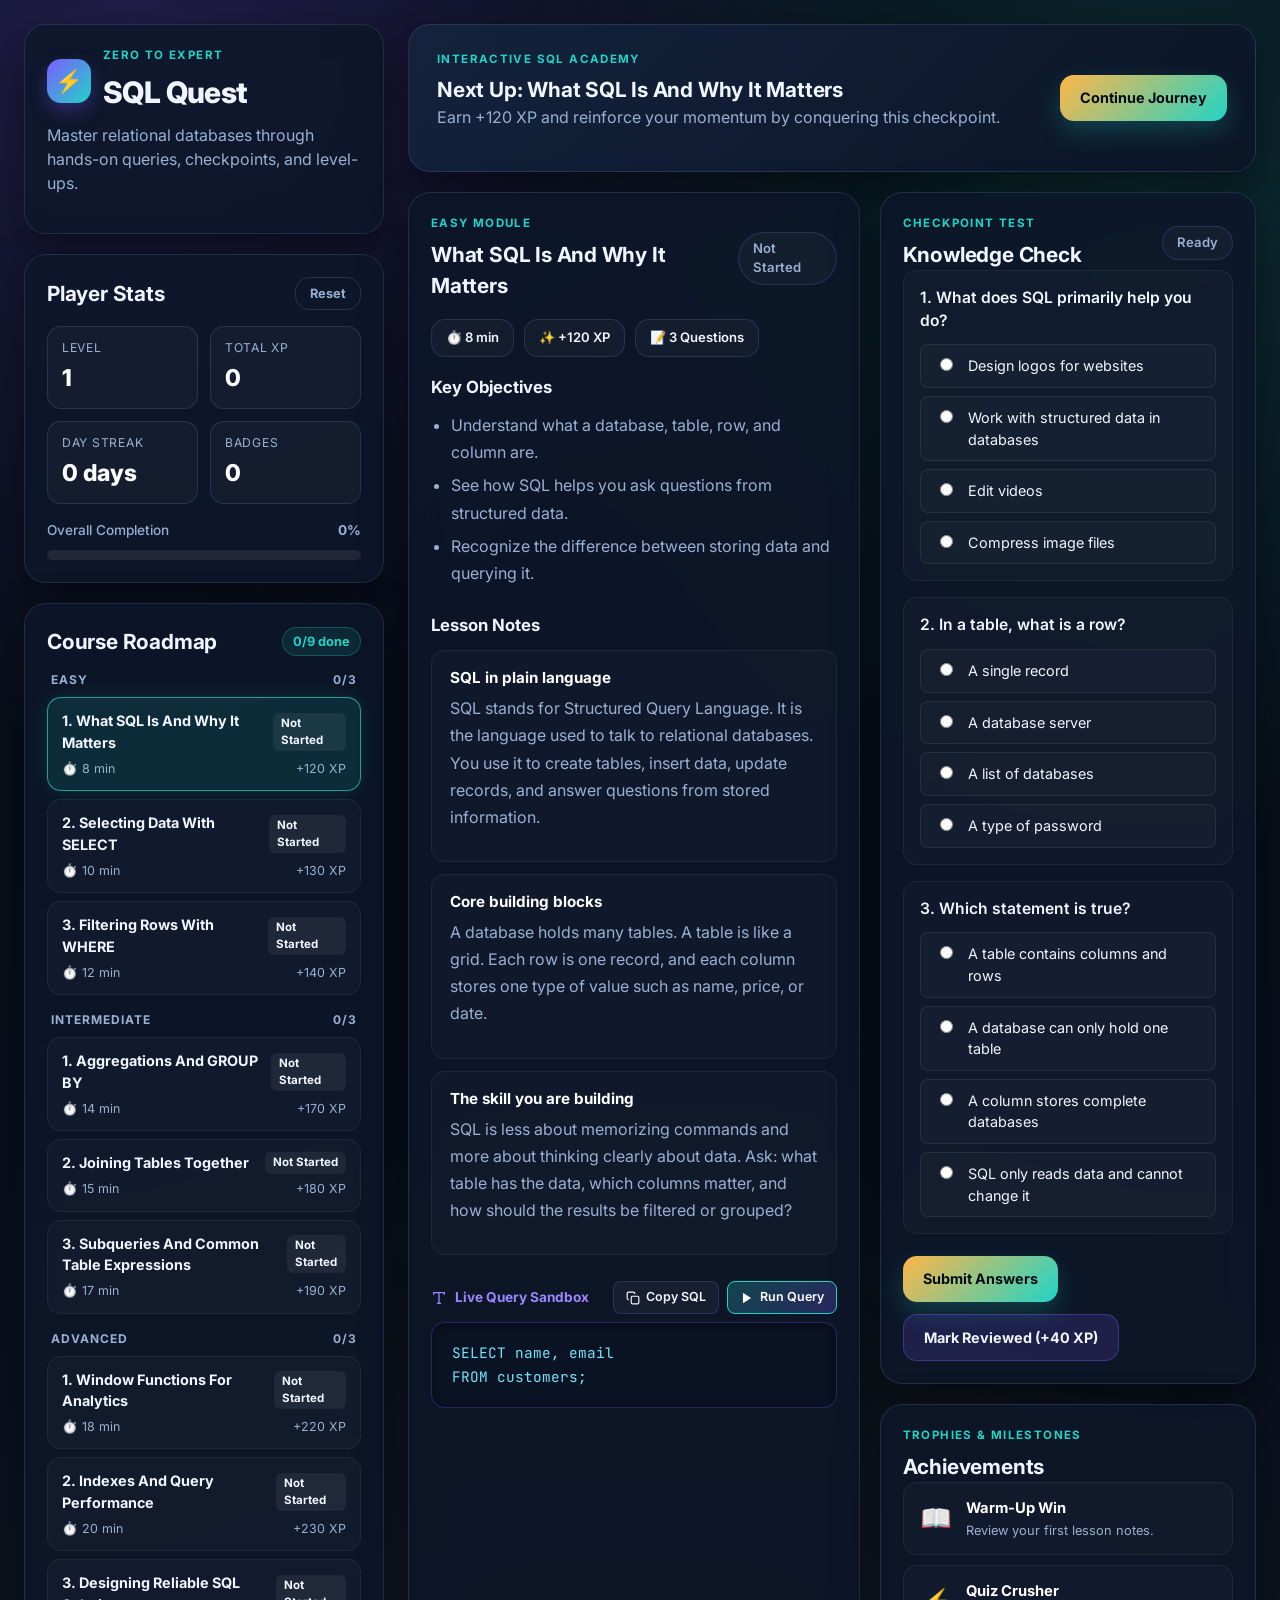
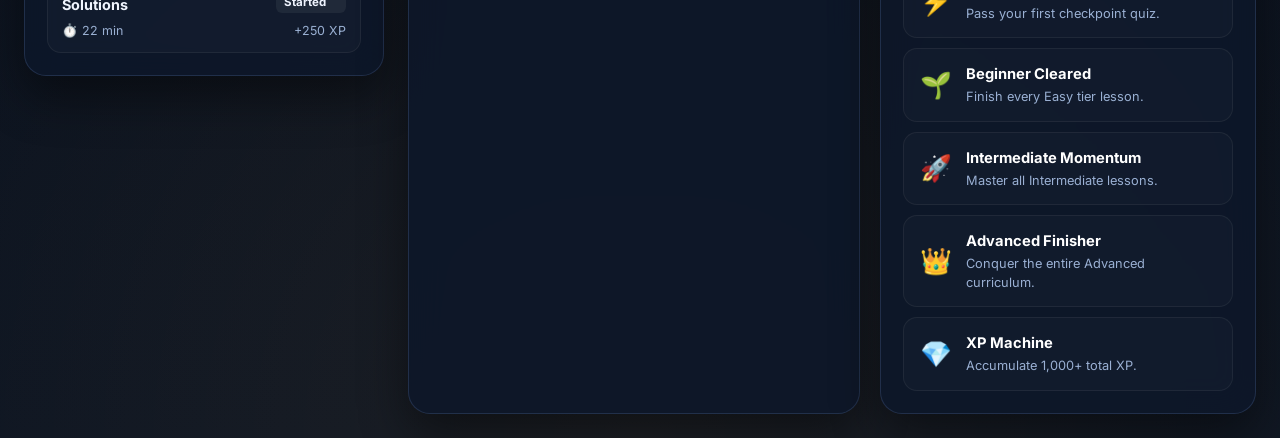
<file: index.html>
<!DOCTYPE html>
<html lang="en">
<head>
  <meta charset="UTF-8">
  <meta name="viewport" content="width=device-width, initial-scale=1.0">
  <title>SQL Quest — Interactive SQL Learning</title>
  <link rel="preconnect" href="https://fonts.googleapis.com">
  <link rel="preconnect" href="https://fonts.gstatic.com" crossorigin>
  <link href="https://fonts.googleapis.com/css2?family=Inter:wght@400;500;600;700;800&family=JetBrains+Mono:wght@400;500;600&display=swap" rel="stylesheet">
  <link rel="stylesheet" href="styles.css">
</head>
<body>
  <div class="app-shell">
    <!-- Sidebar Navigation & Player Stats -->
    <aside class="sidebar">
      <div class="brand-card">
        <div class="brand-header">
          <span class="brand-icon">⚡</span>
          <div>
            <p class="eyebrow">Zero to Expert</p>
            <h1>SQL Quest</h1>
          </div>
        </div>
        <p class="muted">Master relational databases through hands-on queries, checkpoints, and level-ups.</p>
      </div>

      <section class="stats-card">
        <div class="stats-header">
          <h2>Player Stats</h2>
          <button id="reset-progress" class="ghost-button" type="button" title="Reset all course progress">Reset</button>
        </div>

        <div class="stats-grid">
          <div class="stat-pill">
            <span class="stat-label">Level</span>
            <strong id="player-level">1</strong>
          </div>
          <div class="stat-pill">
            <span class="stat-label">Total XP</span>
            <strong id="player-xp">0</strong>
          </div>
          <div class="stat-pill">
            <span class="stat-label">Day Streak</span>
            <strong id="player-streak">0</strong>
          </div>
          <div class="stat-pill">
            <span class="stat-label">Badges</span>
            <strong id="player-badges">0</strong>
          </div>
        </div>

        <div class="progress-meta">
          <div class="progress-copy">
            <span>Overall Completion</span>
            <strong id="course-progress-copy">0%</strong>
          </div>
          <div class="progress-bar">
            <div id="course-progress-bar" class="progress-bar-fill"></div>
          </div>
        </div>
      </section>

      <section class="path-card">
        <div class="section-heading">
          <h2>Course Roadmap</h2>
          <span id="lessons-complete-copy" class="count-badge">0/9 done</span>
        </div>
        <div id="lesson-groups" class="lesson-groups"></div>
      </section>
    </aside>

    <!-- Main Workspace -->
    <main class="main-panel">
      <section class="hero-panel">
        <div>
          <p class="eyebrow">Interactive SQL Academy</p>
          <h2 id="hero-title">Start Your SQL Journey</h2>
          <p id="hero-description" class="muted">
            Finish lessons, ace quizzes, and stack momentum with every milestone.
          </p>
        </div>
        <div class="hero-actions">
          <button id="continue-button" class="primary-button" type="button">Jump To Next Lesson</button>
        </div>
      </section>

      <section class="dashboard-grid">
        <!-- Lesson Theory & SQL Console -->
        <article class="card lesson-card">
          <div class="section-heading">
            <div>
              <p id="lesson-difficulty" class="eyebrow">Beginner</p>
              <h2 id="lesson-title">Lesson Title</h2>
            </div>
            <span id="lesson-status" class="status-chip">Not Started</span>
          </div>

          <div class="lesson-info-row">
            <span id="lesson-duration" class="info-chip">⏱️ 10 min</span>
            <span id="lesson-reward" class="info-chip">✨ +120 XP</span>
            <span id="lesson-goal" class="info-chip">📝 3 questions</span>
          </div>

          <div class="section-block">
            <h3>Key Objectives</h3>
            <ul id="lesson-objectives" class="bulleted-list"></ul>
          </div>

          <div class="section-block">
            <h3>Lesson Notes</h3>
            <div id="lesson-content" class="lesson-content"></div>
          </div>

          <div class="section-block">
            <div class="sql-box-header">
              <div class="sql-box-title">
                <svg width="16" height="16" viewBox="0 0 24 24" fill="none" stroke="currentColor" stroke-width="2"><path d="M4 7V4h16v3M9 20h6M12 4v16"/></svg>
                <span>Live Query Sandbox</span>
              </div>
              <div class="sql-controls">
                <button id="copy-sql-btn" class="sql-action-btn" type="button" title="Copy SQL statement">
                  <svg width="14" height="14" viewBox="0 0 24 24" fill="none" stroke="currentColor" stroke-width="2"><rect x="9" y="9" width="13" height="13" rx="2" ry="2"></rect><path d="M5 15H4a2 2 0 0 1-2-2V4a2 2 0 0 1 2-2h9a2 2 0 0 1 2 2v1"></path></svg>
                  <span>Copy SQL</span>
                </button>
                <button id="run-sql-btn" class="sql-action-btn primary" type="button">
                  <svg width="14" height="14" viewBox="0 0 24 24" fill="currentColor"><polygon points="5 3 19 12 5 21 5 3"></polygon></svg>
                  <span>Run Query</span>
                </button>
              </div>
            </div>

            <pre id="lesson-sql" class="sql-box"></pre>

            <div id="sql-output-container" class="sql-output-container hidden">
              <div class="output-header">
                <span class="output-title">Query Result</span>
                <span id="sql-output-meta" class="output-meta"></span>
              </div>
              <div id="sql-output-table" class="output-table-wrap"></div>
            </div>
          </div>
        </article>

        <!-- Lesson Quiz -->
        <article class="card quiz-card">
          <div class="section-heading">
            <div>
              <p class="eyebrow">Checkpoint Test</p>
              <h2>Knowledge Check</h2>
            </div>
            <span id="quiz-score-pill" class="status-chip faint">Ready</span>
          </div>

          <form id="quiz-form" class="quiz-form">
            <div id="quiz-questions" class="quiz-questions"></div>
            <div class="quiz-actions">
              <button id="submit-quiz" class="primary-button" type="submit">Submit Answers</button>
              <button id="mark-reviewed" class="secondary-button" type="button">Mark Reviewed (+40 XP)</button>
            </div>
          </form>

          <div id="quiz-result" class="quiz-result hidden"></div>
        </article>

        <!-- Achievements -->
        <article class="card achievements-card">
          <div class="section-heading">
            <div>
              <p class="eyebrow">Trophies & Milestones</p>
              <h2>Achievements</h2>
            </div>
          </div>
          <div id="achievement-list" class="achievement-list"></div>
        </article>
      </section>
    </main>
  </div>

  <!-- Toast Notification & Confetti Sparks -->
  <div id="reward-toast" class="reward-toast hidden" aria-live="polite"></div>
  <div id="spark-layer" class="spark-layer" aria-hidden="true"></div>

  <script src="app.js"></script>
</body>
</html>
</file>
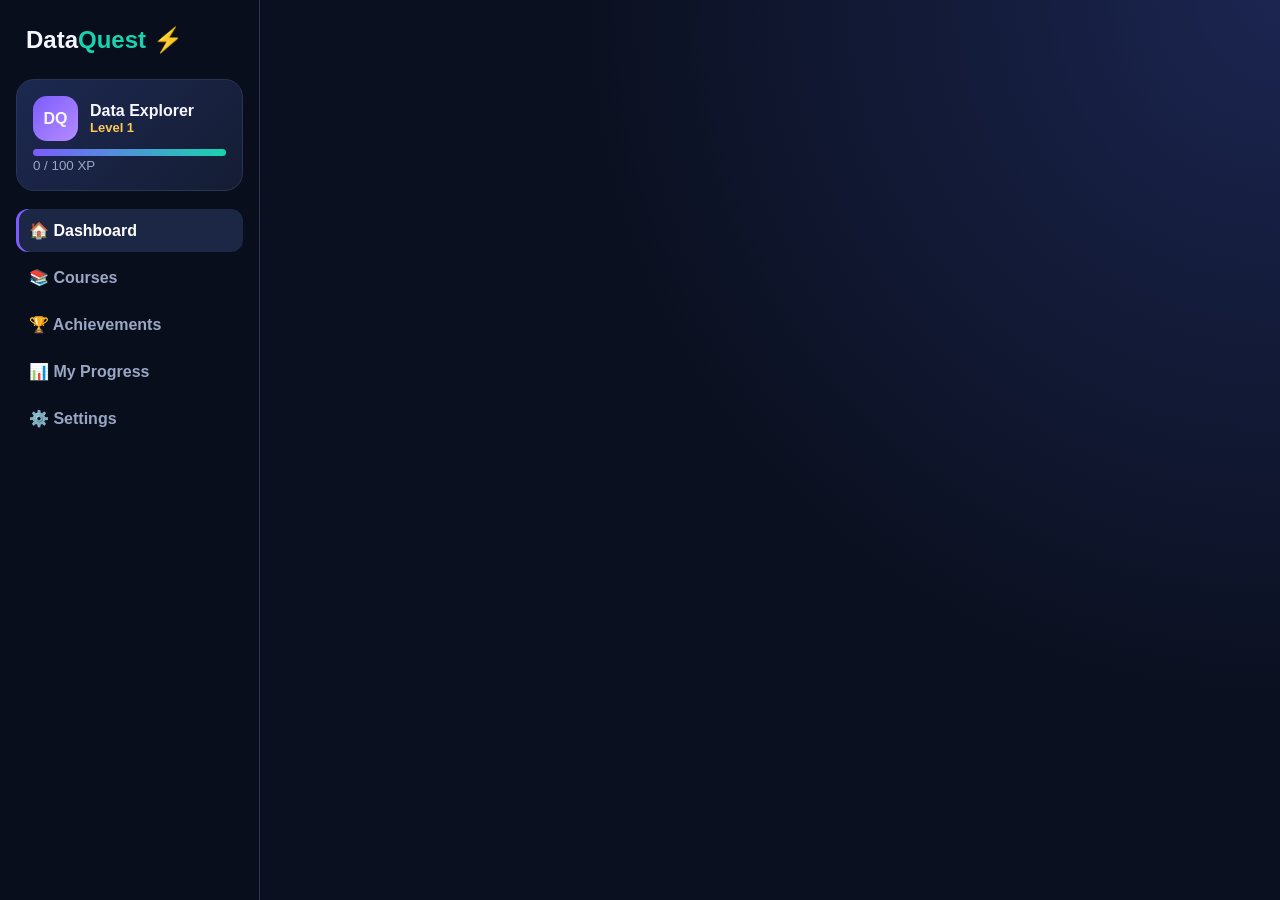
<file: DataQuest.html>
<!DOCTYPE html>
<html lang="en">
<head>
<meta charset="UTF-8">
<meta name="viewport" content="width=device-width, initial-scale=1.0">
<title>DataQuest — Data Analytics Study Lab</title>
<style>
:root{
  --bg:#0b1020;--panel:#121a2f;--panel2:#18223b;--text:#f5f7ff;--muted:#9aa7c4;
  --accent:#7c5cff;--accent2:#19d3ae;--gold:#ffc857;--danger:#ff647c;--line:#283553;
}
*{box-sizing:border-box} body{margin:0;font-family:Inter,Segoe UI,Arial,sans-serif;background:radial-gradient(circle at top right,#1b2550 0,#0b1020 45%);color:var(--text)}
button{font:inherit;cursor:pointer;border:0}.app{display:flex;min-height:100vh}
.sidebar{width:260px;background:rgba(10,15,30,.92);border-right:1px solid var(--line);padding:22px 16px;position:fixed;inset:0 auto 0 0;overflow:auto}
.logo{font-size:24px;font-weight:900;margin:4px 10px 25px}.logo span{color:var(--accent2)}
.profile{background:linear-gradient(135deg,#1c2850,#151d34);padding:16px;border:1px solid var(--line);border-radius:18px;margin-bottom:18px}
.avatar{width:45px;height:45px;border-radius:14px;background:linear-gradient(135deg,var(--accent),#b58cff);display:grid;place-items:center;font-weight:900}
.profile-row{display:flex;gap:12px;align-items:center}.level{font-size:13px;color:var(--gold);font-weight:800}
.xpbar{height:7px;background:#0c1325;border-radius:10px;margin-top:8px;overflow:hidden}.xpfill{height:100%;background:linear-gradient(90deg,var(--accent),var(--accent2));transition:.4s}
.nav button{display:block;width:100%;text-align:left;background:transparent;color:var(--muted);padding:12px 13px;border-radius:12px;margin:4px 0;font-weight:700}
.nav button:hover,.nav button.active{background:#1b2745;color:white}.nav button.active{box-shadow:inset 3px 0 var(--accent)}
.main{margin-left:260px;width:calc(100% - 260px);padding:30px;max-width:1500px}
.top{display:flex;justify-content:space-between;align-items:center;gap:20px;margin-bottom:25px}.eyebrow{color:var(--accent2);font-weight:800;text-transform:uppercase;letter-spacing:1.5px;font-size:12px}
h1{font-size:34px;margin:5px 0} h2{margin:0 0 14px} h3{margin:8px 0}.muted{color:var(--muted)}
.grid{display:grid;grid-template-columns:repeat(4,1fr);gap:15px}.card{background:rgba(18,26,47,.86);border:1px solid var(--line);border-radius:20px;padding:20px;box-shadow:0 12px 30px rgba(0,0,0,.16)}
.stat strong{font-size:29px;display:block}.stat small{color:var(--muted)}.icon{font-size:26px;margin-bottom:10px}
.section{margin-top:26px}.course-grid{display:grid;grid-template-columns:repeat(3,1fr);gap:16px}
.course{position:relative;overflow:hidden;min-height:190px;display:flex;flex-direction:column;justify-content:space-between}
.course:after{content:"";position:absolute;width:120px;height:120px;border-radius:50%;background:var(--course,#7c5cff);opacity:.13;right:-35px;top:-35px}
.course-top{display:flex;justify-content:space-between}.tag{font-size:11px;font-weight:900;padding:5px 9px;border-radius:99px;background:#202c4b;color:#cbd5ef}
.progress{height:8px;background:#0b1223;border-radius:99px;overflow:hidden;margin:12px 0}.progress>i{display:block;height:100%;background:linear-gradient(90deg,var(--course,#7c5cff),#19d3ae);width:0}
.course button,.primary{background:linear-gradient(135deg,var(--accent),#9a72ff);color:white;padding:10px 15px;border-radius:11px;font-weight:800}
.secondary{background:#202b48;color:white;padding:10px 15px;border-radius:11px;font-weight:800}.danger{color:var(--danger)}
.table{width:100%;border-collapse:collapse}.table th,.table td{text-align:left;padding:12px;border-bottom:1px solid var(--line)}.table th{color:var(--muted);font-size:12px}
.lesson-wrap{max-width:900px;margin:auto}.lesson-head{display:flex;justify-content:space-between;align-items:center;margin-bottom:18px}
.lesson-content{line-height:1.75;color:#dce3f5}.lesson-content code{background:#080e1c;padding:2px 6px;border-radius:6px;color:#a9f7e8}.lesson-content pre{background:#080e1c;border:1px solid var(--line);padding:16px;border-radius:14px;overflow:auto}
.quiz-option{display:block;width:100%;padding:14px;margin:10px 0;background:#18233d;border:1px solid var(--line);border-radius:12px;color:white;text-align:left}
.quiz-option:hover{border-color:#6f84c0}.quiz-option.selected{border-color:var(--accent);background:#242f52}.quiz-option.correct{border-color:var(--accent2);background:#123b36}.quiz-option.wrong{border-color:var(--danger);background:#3a1d2a}
.reward{display:flex;align-items:center;gap:18px;padding:18px;background:linear-gradient(135deg,#202b52,#172b34);border:1px solid #365b60;border-radius:18px;margin:18px 0}.reward .big{font-size:48px}
.badges{display:grid;grid-template-columns:repeat(4,1fr);gap:14px}.badge{padding:18px;text-align:center;border-radius:17px;background:#151e35;border:1px solid var(--line);opacity:.4}.badge.unlocked{opacity:1;border-color:#6554bd;background:linear-gradient(145deg,#211d42,#162b37)}.badge .emoji{font-size:38px}
.settings-row{display:flex;justify-content:space-between;align-items:center;padding:16px 0;border-bottom:1px solid var(--line)}
.toast{position:fixed;right:25px;bottom:25px;background:#18253f;border:1px solid #405276;padding:14px 18px;border-radius:14px;box-shadow:0 15px 35px #0008;transform:translateY(120px);transition:.35s;z-index:20}.toast.show{transform:translateY(0)}
.empty{text-align:center;padding:45px;color:var(--muted)}.streak{color:var(--gold)}
@media(max-width:1000px){.grid{grid-template-columns:repeat(2,1fr)}.course-grid{grid-template-columns:repeat(2,1fr)}.badges{grid-template-columns:repeat(2,1fr)}}
@media(max-width:700px){.sidebar{position:static;width:100%;height:auto}.app{display:block}.main{margin:0;width:100%;padding:18px}.nav{display:flex;overflow:auto}.nav button{white-space:nowrap}.profile{display:none}.course-grid,.grid{grid-template-columns:1fr}.top{display:block}.top button{margin-top:12px}}
</style>
</head>
<body>
<div class="app">
<aside class="sidebar">
  <div class="logo">Data<span>Quest</span> ⚡</div>
  <div class="profile">
    <div class="profile-row"><div class="avatar">DQ</div><div><b>Data Explorer</b><div class="level" id="sideLevel">Level 1</div></div></div>
    <div class="xpbar"><div class="xpfill" id="sideXP"></div></div>
    <small class="muted" id="sideXPText">0 / 100 XP</small>
  </div>
  <nav class="nav">
    <button class="active" onclick="showPage('dashboard',this)">🏠 Dashboard</button>
    <button onclick="showPage('courses',this)">📚 Courses</button>
    <button onclick="showPage('achievements',this)">🏆 Achievements</button>
    <button onclick="showPage('stats',this)">📊 My Progress</button>
    <button onclick="showPage('settings',this)">⚙️ Settings</button>
  </nav>
</aside>

<main class="main" id="main"></main>
</div>
<div class="toast" id="toast"></div>

<script>
const courses=[
 {id:'sql',name:'SQL',icon:'🗄️',color:'#4f8cff',desc:'Query, filter, join and analyze relational data.',levels:['Easy','Intermediate','Advanced']},
 {id:'excel',name:'Excel',icon:'📗',color:'#20b87a',desc:'Turn spreadsheets into clean, useful analysis.',levels:['Easy','Intermediate','Advanced']},
 {id:'powerbi',name:'Power BI',icon:'📈',color:'#f3b51b',desc:'Build dashboards, models and interactive reports.',levels:['Easy','Intermediate','Advanced']},
 {id:'python',name:'Python',icon:'🐍',color:'#4c9be8',desc:'Use Python to clean, explore and transform data.',levels:['Easy','Intermediate','Advanced']},
 {id:'stats',name:'Basic Statistics',icon:'📐',color:'#c56cff',desc:'Understand distributions, averages, probability and inference.',levels:['Easy','Intermediate','Advanced']},
 {id:'story',name:'Data Storytelling',icon:'🎤',color:'#ff6b8a',desc:'Communicate insights clearly with evidence and visuals.',levels:['Easy','Intermediate','Advanced']},
 {id:'analysis',name:'Data Analysis',icon:'🔎',color:'#19c6a3',desc:'Combine your skills into a repeatable analyst workflow.',levels:['Easy','Intermediate','Advanced']}
];

const lessons=[
 {id:'sql1',course:'sql',level:'Easy',title:'Your First SELECT',mins:8,xp:30,body:`<p>SQL is a language for asking a database questions. A <b>table</b> is similar to a spreadsheet: it has rows and columns.</p><p>The basic pattern is:</p><pre>SELECT column_name\nFROM table_name;</pre><p>To get every column, use <code>*</code>. To get only rows that match a condition, add <code>WHERE</code>.</p><pre>SELECT name, salary\nFROM employees\nWHERE salary &gt; 30000;</pre><p><b>Analyst mindset:</b> always ask what data you need before writing the query.</p>`,q:[['Which keyword chooses columns?',['SELECT','FROM','WHERE','ORDER'],0],['Which clause filters rows?',['GROUP BY','WHERE','SELECT','JOIN'],1]]},
 {id:'sql2',course:'sql',level:'Easy',title:'Sorting & Filtering',mins:10,xp:35,body:`<p>Use <code>ORDER BY</code> to sort results. <code>ASC</code> is ascending and <code>DESC</code> is descending.</p><pre>SELECT product, sales\nFROM orders\nWHERE sales &gt; 1000\nORDER BY sales DESC;</pre><p>You can combine conditions with <code>AND</code>, <code>OR</code>, and <code>NOT</code>.</p>`,q:[['How do you sort highest to lowest?',['ASC','DESC','HIGH','DOWN'],1],['What filters records?',['ORDER BY','WHERE','FROM','AS'],1]]},
 {id:'sql3',course:'sql',level:'Intermediate',title:'GROUP BY & Aggregations',mins:12,xp:45,body:`<p>Aggregations turn many rows into useful summaries. Common functions are <code>COUNT</code>, <code>SUM</code>, <code>AVG</code>, <code>MIN</code>, and <code>MAX</code>.</p><pre>SELECT department, AVG(salary) AS avg_salary\nFROM employees\nGROUP BY department;</pre><p><code>GROUP BY</code> creates one result row per group.</p>`,q:[['Which function calculates an average?',['SUM','AVG','COUNT','MAX'],1],['Why use GROUP BY?',['Delete duplicates','Create summaries by group','Rename columns','Sort rows'],1]]},
 {id:'sql4',course:'sql',level:'Advanced',title:'JOINs & Business Questions',mins:16,xp:60,body:`<p>Real databases spread information across tables. A <b>JOIN</b> combines related records.</p><pre>SELECT c.customer_name, SUM(o.amount) AS total\nFROM customers c\nJOIN orders o ON c.customer_id = o.customer_id\nGROUP BY c.customer_name;</pre><p>When analyzing data, translate the business question into: <b>grain → tables → relationship → filters → metric → validation</b>.</p>`,q:[['What connects rows in a typical JOIN?',['A related key','A chart','A formula','A worksheet'],0],['What should you define before a metric?',['Font size','Data grain','Color palette','File name'],1]]},

 {id:'excel1',course:'excel',level:'Easy',title:'Formulas & Cell References',mins:9,xp:30,body:`<p>Excel formulas start with <code>=</code>. Basic functions include <code>SUM</code>, <code>AVERAGE</code>, <code>MIN</code>, and <code>MAX</code>.</p><pre>=SUM(B2:B20)\n=AVERAGE(C2:C20)</pre><p><b>Relative</b> references change when copied. <b>Absolute</b> references such as <code>$B$2</code> stay fixed.</p>`,q:[['What symbol starts an Excel formula?',['#','=',':','@'],1],['Which reference stays fixed when copied?',['B2','$B$2','B:B','2B'],1]]},
 {id:'excel2',course:'excel',level:'Easy',title:'Cleaning Spreadsheet Data',mins:10,xp:35,body:`<p>Before analysis, clean inconsistent text, blanks and duplicates. Useful tools include <b>TRIM</b>, <b>PROPER</b>, <b>Remove Duplicates</b>, filters, and tables.</p><pre>=TRIM(A2)</pre><p>A clean dataset should have consistent headers, sensible data types and one observation per row.</p>`,q:[['Which function removes extra spaces?',['CLEAN','TRIM','SPACE','FIX'],1],['What is a good row structure?',['One observation per row','Multiple unrelated records per row','Only totals','Merged cells everywhere'],0]]},
 {id:'excel3',course:'excel',level:'Intermediate',title:'Pivot Tables & Lookups',mins:14,xp:45,body:`<p>PivotTables quickly summarize data by dimensions and measures. Lookups connect information from one table to another.</p><pre>=XLOOKUP(E2,Customers[ID],Customers[Name],"Not found")</pre><p>Use a PivotTable when you want to explore totals by category, month, region or another dimension.</p>`,q:[['What is a PivotTable mainly for?',['Writing code','Summarizing data','Compressing files','Changing fonts'],1],['Which function is a modern lookup?',['XLOOKUP','COUNT','ROUND','TEXTJOIN'],0]]},
 {id:'excel4',course:'excel',level:'Advanced',title:'Analytical Models',mins:18,xp:60,body:`<p>Advanced spreadsheet analysis combines clean tables, assumptions, formulas, validation and scenario thinking. Separate <b>inputs</b>, <b>calculations</b>, and <b>outputs</b>.</p><p>Use conditional logic, structured references, dynamic arrays and charts carefully. A model is useful only if another person can audit it.</p>`,q:[['What should be separated in a good model?',['Inputs, calculations, outputs','Random sheets','Only colors','Charts and errors'],0],['Why validate a model?',['To make it prettier','To catch incorrect assumptions or calculations','To increase file size','To hide formulas'],1]]},

 {id:'powerbi1',course:'powerbi',level:'Easy',title:'Power BI Foundations',mins:10,xp:30,body:`<p>Power BI has three big ideas: <b>Get data</b>, <b>Model data</b>, and <b>Visualize/share insights</b>.</p><p>Power Query is commonly used for data transformation. The model stores relationships and measures used by reports.</p>`,q:[['Where is data transformation commonly done?',['Power Query','Paint','Notepad','BIOS'],0],['What connects related tables?',['Relationships','Themes','Bookmarks','Images'],0]]},
 {id:'powerbi2',course:'powerbi',level:'Intermediate',title:'Data Models & DAX',mins:16,xp:50,body:`<p>A strong Power BI model often uses a star schema: a central <b>fact</b> table surrounded by descriptive <b>dimension</b> tables.</p><pre>Total Sales = SUM(Sales[Amount])</pre><p>DAX measures calculate results in filter context. Understanding context is more important than memorizing functions.</p>`,q:[['What is at the center of a star schema?',['Fact table','Logo','Slicer only','Dashboard title'],0],['What language creates Power BI measures?',['SQL','DAX','HTML','CSS'],1]]},
 {id:'powerbi3',course:'powerbi',level:'Advanced',title:'Interactive Executive Dashboard',mins:20,xp:65,body:`<p>A useful dashboard starts with a decision, not a chart. Choose KPIs that answer the decision, then add breakdowns for diagnosis.</p><p>Use drill-through, tooltips, bookmarks and carefully chosen visuals. Avoid visual noise and duplicated metrics.</p>`,q:[['What should guide dashboard design?',['A decision or question','Maximum number of charts','Random colors','Animation'],0],['What helps users investigate a category in detail?',['Drill-through','Spellcheck','Page margins','File compression'],0]]},

 {id:'python1',course:'python',level:'Easy',title:'Python for Data Basics',mins:10,xp:30,body:`<p>Python stores information in variables. Lists hold sequences, dictionaries hold key-value pairs, and functions package reusable logic.</p><pre>sales = [120, 80, 150]\ntotal = sum(sales)\nprint(total)</pre><p>For data work, learn core Python first, then libraries such as pandas and NumPy.</p>`,q:[['Which structure stores key-value pairs?',['List','Dictionary','Tuple only','String'],1],['Which function adds numbers in a list?',['sum','join','sortby','totalize'],0]]},
 {id:'python2',course:'python',level:'Intermediate',title:'Pandas DataFrames',mins:15,xp:50,body:`<p>Pandas provides the <code>DataFrame</code>, a table-like structure for analysis.</p><pre>import pandas as pd\ndf = pd.read_csv("sales.csv")\ndf.groupby("region")["sales"].sum()</pre><p>Common operations include filtering, grouping, merging, missing-value handling and creating calculated columns.</p>`,q:[['What is a DataFrame?',['A table-like data structure','A database server','A chart only','A Python error'],0],['Which method groups rows?',['groupby','splitrows','pivotcode','cluster'],0]]},
 {id:'python3',course:'python',level:'Advanced',title:'Reusable Analysis Pipeline',mins:20,xp:65,body:`<p>A robust analysis script separates loading, cleaning, validation, transformation and reporting. Functions make the workflow reusable.</p><p>Always inspect row counts, data types, missing values and duplicates after important transformations.</p>`,q:[['What should you inspect after transformations?',['Row counts and data quality','Only the title','Keyboard layout','Screen brightness'],0],['Why use functions?',['Reuse and organize logic','Make code longer','Hide errors','Avoid variables'],0]]},

 {id:'stats1',course:'stats',level:'Easy',title:'Mean, Median & Mode',mins:9,xp:30,body:`<p>The <b>mean</b> is the arithmetic average. The <b>median</b> is the middle value after sorting. The <b>mode</b> is the most frequent value.</p><p>Median is often more resistant to extreme values than mean.</p>`,q:[['Which is more resistant to outliers?',['Median','Mean','Mode always','Sum'],0],['What is the mean?',['Largest value','Arithmetic average','Middle value only','Most frequent value'],1]]},
 {id:'stats2',course:'stats',level:'Easy',title:'Spread & Distributions',mins:11,xp:35,body:`<p>Range, variance and standard deviation describe spread. A distribution shows how values are arranged.</p><p>Standard deviation measures typical distance from the mean in the same units as the data.</p>`,q:[['What does standard deviation describe?',['Spread','Color','Causation','Sample size only'],0],['A histogram mainly shows what?',['Distribution of numeric values','Database keys','Code quality','Relationships between tables'],0]]},
 {id:'stats3',course:'stats',level:'Intermediate',title:'Correlation & Probability',mins:14,xp:45,body:`<p>Correlation describes association between variables. A correlation does <b>not</b> by itself prove causation.</p><p>Probability measures how likely an event is. Always define the population/sample and context before interpreting a statistic.</p>`,q:[['Does correlation prove causation?',['Yes','No','Only with a bar chart','Always'],1],['Probability describes what?',['Likelihood of an event','Font size','Average only','Database size'],0]},
 {id:'stats4',course:'stats',level:'Advanced',title:'Sampling & Hypothesis Tests',mins:18,xp:65,body:`<p>Statistical inference uses samples to learn about populations. Sampling bias can undermine conclusions.</p><p>A hypothesis test compares data with a null-model assumption. A p-value is not the probability that the null hypothesis is true.</p>`,q:[['What can bias a sample?',['A non-representative selection process','A clear definition','Randomization','Enough documentation'],0],['What is a p-value NOT?',['Probability the null is true','A measure used in hypothesis testing','Evidence interpreted under a null model','A calculated statistic'],0]]},

 {id:'story1',course:'story',level:'Easy',title:'Find the One Big Message',mins:8,xp:30,body:`<p>Data storytelling turns analysis into a clear message. Start with the audience and decision.</p><p>A simple structure is <b>Context → Insight → Evidence → Action</b>. Do not make the audience hunt for the point.</p>`,q:[['What comes first in the suggested structure?',['Context','Action','Decorations','Raw code'],0],['Who should shape your story?',['The audience and decision','The chart software','The file size','The database engine'],0]]},
 {id:'story2',course:'story',level:'Intermediate',title:'Choose the Right Chart',mins:12,xp:45,body:`<p>Use charts based on the question. Lines are useful for trends, bars for category comparisons, and scatter plots for relationships between two numeric variables.</p><p>Remove unnecessary decoration so the data signal is easier to see.</p>`,q:[['Which chart is usually useful for a time trend?',['Line chart','Pie chart only','Random scatter','Table border'],0],['What should be reduced?',['Unnecessary visual noise','Data labels when useful','Clear titles','Useful annotations'],0]]},
 {id:'story3',course:'story',level:'Advanced',title:'Executive Narrative',mins:17,xp:60,body:`<p>An executive narrative should connect KPI movement to business meaning, uncertainty and next actions. Distinguish facts from hypotheses.</p><p>Use annotations to point to the important change, then explain possible drivers and what should be investigated next.</p>`,q:[['What should you distinguish?',['Facts and hypotheses','Rows and columns only','Blue and green','Titles and footers'],0],['What should an executive story end with?',['A clear implication or next action','More unexplained charts','Raw database dumps','A hidden conclusion'],0]]},

 {id:'analysis1',course:'analysis',level:'Easy',title:'The Analyst Workflow',mins:10,xp:35,body:`<p>A repeatable workflow is: <b>Understand → Collect → Clean → Explore → Analyze → Communicate → Act</b>.</p><p>The hardest part is often defining the question correctly. A technically perfect analysis can still be useless if it answers the wrong question.</p>`,q:[['What comes before analysis?',['A clear question and clean data','A random chart','A conclusion','A dashboard theme'],0],['Why define the question?',['To ensure the analysis answers the right problem','To make SQL shorter only','To avoid charts','To increase file size'],0]]},
 {id:'analysis2',course:'analysis',level:'Intermediate',title:'EDA: Explore Before You Explain',mins:15,xp:50,body:`<p>Exploratory Data Analysis (EDA) helps you understand distributions, missingness, outliers, relationships and unexpected patterns.</p><p>Use summary statistics and visualizations together. Investigate surprising values before telling a story.</p>`,q:[['What is a key purpose of EDA?',['Discover patterns and data-quality issues','Publish a conclusion immediately','Avoid validation','Hide outliers'],0],['What should you investigate?',['Unexpected patterns and values','Only the average','Only the first row','Nothing surprising'],0]]},
 {id:'analysis3',course:'analysis',level:'Advanced',title:'End-to-End Case Study',mins:22,xp:75,body:`<p>For a portfolio-grade project, document the business question, data source, cleaning decisions, analysis, assumptions, findings and recommendations.</p><p>Reproducibility matters: another person should be able to understand how you reached the result.</p>`,q:[['What makes an analysis reproducible?',['Clear documented steps and assumptions','A screenshot only','A hidden formula','No source information'],0],['What should a recommendation connect to?',['Evidence and the business question','Personal preference only','Chart colors','Unrelated metrics'],0]]}
];

const defaultState={xp:0,streak:0,lastStudy:null,completed:[],quizScores:{},badges:[],dailyXP:0,lastDaily:null};
let state=JSON.parse(localStorage.getItem('dataquest_state')||'null')||defaultState;
function save(){localStorage.setItem('dataquest_state',JSON.stringify(state));updateSide()}
function level(){return Math.floor(state.xp/100)+1}
function levelXP(){return state.xp%100}
function completedCount(){return state.completed.length}
function pct(course){let ls=lessons.filter(x=>x.course===course.id);return Math.round(ls.filter(x=>state.completed.includes(x.id)).length/ls.length*100)}
function updateSide(){document.getElementById('sideLevel').textContent='Level '+level();document.getElementById('sideXP').style.width=levelXP()+'%';document.getElementById('sideXPText').textContent=`${levelXP()} / 100 XP`}
function toast(msg){let t=document.getElementById('toast');t.textContent=msg;t.classList.add('show');setTimeout(()=>t.classList.remove('show'),2600)}
function awardXP(amount,reason){state.xp+=amount;toast(`✨ +${amount} XP — ${reason}`);checkBadges();save()}
function markStudy(){let today=new Date().toISOString().slice(0,10);if(state.lastStudy!==today){if(state.lastStudy){let a=new Date(state.lastStudy),b=new Date(today);let d=(b-a)/86400000;state.streak=d===1?state.streak+1:1}else state.streak=1;state.lastStudy=today;}}
function checkBadges(){
 const b=[];
 if(completedCount()>=1)b.push('first');
 if(completedCount()>=5)b.push('five');
 if(completedCount()>=10)b.push('ten');
 if(completedCount()>=20)b.push('twenty');
 if(courses.every(c=>pct(c)>0))b.push('all');
 if(state.streak>=3)b.push('streak');
 const newB=b.filter(x=>!state.badges.includes(x)); if(newB.length){state.badges.push(...newB);setTimeout(()=>toast('🏆 New badge unlocked!'),300)}
}
function showPage(page,btn){
 document.querySelectorAll('.nav button').forEach(x=>x.classList.remove('active')); if(btn)btn.classList.add('active');
 const main=document.getElementById('main');
 if(page==='dashboard')main.innerHTML=dashboard();
 if(page==='courses')main.innerHTML=coursesPage();
 if(page==='achievements')main.innerHTML=achievements();
 if(page==='stats')main.innerHTML=statsPage();
 if(page==='settings')main.innerHTML=settingsPage();
 updateSide();
}
function dashboard(){
 let total=lessons.length,done=completedCount(),overall=Math.round(done/total*100);
 return `<div class="top"><div><div class="eyebrow">Your analytics learning lab</div><h1>Keep the streak alive. 🔥</h1><p class="muted">Learn → test → earn XP → level up → repeat.</p></div><button class="primary" onclick="continueLearning()">▶ Continue Learning</button></div>
 <div class="grid">
  <div class="card stat"><div class="icon">⚡</div><strong>${state.xp}</strong><small>Total XP</small></div>
  <div class="card stat"><div class="icon">🔥</div><strong class="streak">${state.streak}</strong><small>Day streak</small></div>
  <div class="card stat"><div class="icon">🎯</div><strong>${done}/${total}</strong><small>Lessons completed</small></div>
  <div class="card stat"><div class="icon">🏆</div><strong>${state.badges.length}</strong><small>Badges unlocked</small></div>
 </div>
 <div class="section"><h2>Learning map</h2><div class="course-grid">${courses.map(courseCard).join('')}</div></div>
 <div class="section card"><h2>🎮 Your next milestone</h2><p class="muted">${done===0?'Complete your first lesson to unlock your first badge.':done<5?`${5-done} more lesson${5-done>1?'s':''} until the “5 Lessons” badge.`:overall<100?`${100-overall}% of the curriculum remains. Pick a course and keep going!`:'You completed the entire core curriculum. Legendary. 🏆'}</p><div class="progress"><i style="width:${overall}%"></i></div><b>${overall}% curriculum complete</b></div>`;
}
function courseCard(c){
 let p=pct(c);return `<div class="card course" style="--course:${c.color}"><div><div class="course-top"><span style="font-size:30px">${c.icon}</span><span class="tag">${p}%</span></div><h3>${c.name}</h3><p class="muted">${c.desc}</p></div><div><div class="progress"><i style="width:${p}%"></i></div><button onclick="openCourse('${c.id}')">${p?'Continue':'Start course'} →</button></div></div>`
}
function coursesPage(){return `<div class="top"><div><div class="eyebrow">Curriculum</div><h1>Choose your skill</h1><p class="muted">Each topic progresses from Easy → Intermediate → Advanced.</p></div></div><div class="course-grid">${courses.map(courseCard).join('')}</div>`}
function openCourse(id){
 let c=courses.find(x=>x.id===id),ls=lessons.filter(x=>x.course===id);
 document.getElementById('main').innerHTML=`<div class="top"><div><div class="eyebrow">${c.icon} ${c.name}</div><h1>${c.name} Path</h1><p class="muted">${c.desc}</p></div><button class="secondary" onclick="showPage('courses')">← All courses</button></div>
 <div class="card">${ls.map((l,i)=>`<div class="settings-row"><div><span class="tag">${l.level}</span><h3>${state.completed.includes(l.id)?'✅ ':''}${l.title}</h3><small class="muted">${l.mins} min • +${l.xp} XP • ${l.q.length} question quiz</small></div><button class="${state.completed.includes(l.id)?'secondary':'primary'}" onclick="startLesson('${l.id}')">${state.completed.includes(l.id)?'Review':'Start'} →</button></div>`).join('')}</div>`;
}
let currentLesson=null,answers=[];
function startLesson(id){
 currentLesson=lessons.find(x=>x.id===id);answers=[];renderLesson(false);
}
function renderLesson(quiz){
 let l=currentLesson;
 if(!quiz){document.getElementById('main').innerHTML=`<div class="lesson-wrap"><div class="lesson-head"><div><span class="tag">${l.level}</span><h1>${l.title}</h1><span class="muted">⏱ ${l.mins} min • ⚡ ${l.xp} XP</span></div><button class="secondary" onclick="openCourse('${l.course}')">Exit</button></div><div class="card lesson-content">${l.body}</div><div style="display:flex;justify-content:flex-end;margin-top:16px"><button class="primary" onclick="renderLesson(true)">Take lesson test →</button></div></div>`}
 else {document.getElementById('main').innerHTML=`<div class="lesson-wrap"><div class="lesson-head"><div><div class="eyebrow">Checkpoint</div><h1>🧠 ${l.title} Test</h1><p class="muted">Pass with at least 70%. You can retry if needed.</p></div></div><div class="card">${l.q.map((q,i)=>`<div style="margin-bottom:25px"><h3>${i+1}. ${q[0]}</h3>${q[1].map((o,j)=>`<button class="quiz-option" id="q${i}_${j}" onclick="pick(${i},${j})">${String.fromCharCode(65+j)}. ${o}</button>`).join('')}</div>`).join('')}<button class="primary" onclick="submitQuiz()">Submit test 🚀</button></div></div>`}
}
function pick(i,j){answers[i]=j;document.querySelectorAll(`[id^="q${i}_"]`).forEach(b=>b.classList.remove('selected'));document.getElementById(`q${i}_${j}`).classList.add('selected')}
function submitQuiz(){
 if(answers.length<currentLesson.q.length || answers.some(x=>x===undefined)){toast('⚠️ Answer every question first.');return}
 let correct=0;currentLesson.q.forEach((q,i)=>{if(answers[i]===q[2])correct++;document.getElementById(`q${i}_${q[2]}`).classList.add('correct');if(answers[i]!==q[2])document.getElementById(`q${i}_${answers[i]}`).classList.add('wrong')});
 let score=Math.round(correct/currentLesson.q.length*100);state.quizScores[currentLesson.id]=Math.max(state.quizScores[currentLesson.id]||0,score);markStudy();
 if(score>=70){
   let fresh=!state.completed.includes(currentLesson.id);
   if(fresh){state.completed.push(currentLesson.id);awardXP(currentLesson.xp,'Lesson completed!')}else save();
   document.querySelector('.card').insertAdjacentHTML('afterbegin',`<div class="reward"><div class="big">${score>=90?'🏆':score>=80?'🔥':'✅'}</div><div><h2>${score>=90?'Excellent!':score>=80?'Great work!':'Passed!'}</h2><p class="muted">Score: <b>${score}%</b>. ${fresh?'You earned '+currentLesson.xp+' XP.':'Your previous completion is already counted for XP.'}</p></div></div>`);
   checkBadges();save();
 }else{
   document.querySelector('.card').insertAdjacentHTML('afterbegin',`<div class="reward"><div class="big">💪</div><div><h2>Not quite yet</h2><p class="muted">Score: <b>${score}%</b>. Review the lesson and try again.</p></div></div>`);
 }
 window.scrollTo({top:0,behavior:'smooth'});
}
function continueLearning(){
 let next=lessons.find(l=>!state.completed.includes(l.id))||lessons[0];startLesson(next.id)
}
function achievements(){
 const bs=[
  ['first','🌱','First Step','Complete 1 lesson'],
  ['five','🔥','Getting Serious','Complete 5 lessons'],
  ['ten','⚡','Momentum','Complete 10 lessons'],
  ['twenty','🚀','Data Grinder','Complete 20 lessons'],
  ['all','🧠','Full Stack Analyst','Touch every subject'],
  ['streak','🔥','Consistency','Maintain a 3-day streak']
 ];
 return `<div class="top"><div><div class="eyebrow">Rewards</div><h1>Achievements 🏆</h1><p class="muted">Small wins compound into real skill.</p></div></div><div class="badges">${bs.map(b=>`<div class="badge ${state.badges.includes(b[0])?'unlocked':''}"><div class="emoji">${b[1]}</div><h3>${b[2]}</h3><small class="muted">${b[3]}</small></div>`).join('')}</div><div class="section card"><h2>🎮 Gamification rules</h2><p class="muted">Complete lessons to earn XP. Pass each checkpoint at 70%+. Your best quiz score is saved. XP raises your level every 100 points. Progress is saved automatically in this browser.</p></div>`;
}
function statsPage(){
 return `<div class="top"><div><div class="eyebrow">Analytics on your learning</div><h1>My Progress 📊</h1><p class="muted">Treat your learning like a dataset.</p></div></div>
 <div class="grid"><div class="card stat"><strong>Level ${level()}</strong><small>${levelXP()} XP into next level</small></div><div class="card stat"><strong>${completedCount()}</strong><small>Lessons passed</small></div><div class="card stat"><strong>${state.streak} 🔥</strong><small>Current streak</small></div><div class="card stat"><strong>${Object.keys(state.quizScores).length}</strong><small>Tests attempted</small></div></div>
 <div class="section card"><h2>Course completion</h2><table class="table"><tr><th>Course</th><th>Level</th><th>Progress</th><th>Status</th></tr>${courses.map(c=>{let p=pct(c),done=lessons.filter(l=>l.course===c.id&&state.completed.includes(l.id)).length;return `<tr><td>${c.icon} ${c.name}</td><td>${done<2?'Easy':done<3?'Intermediate':'Advanced'}</td><td><div class="progress"><i style="width:${p}%"></i></div></td><td>${p===100?'🏆 Complete':p+'%'}</td></tr>`}).join('')}</table></div>
 <div class="section card"><h2>Quiz performance</h2><table class="table"><tr><th>Lesson</th><th>Best score</th></tr>${Object.entries(state.quizScores).map(([id,s])=>`<tr><td>${lessons.find(l=>l.id===id)?.title||id}</td><td>${s}%</td></tr>`).join('')||'<tr><td colspan="2" class="muted">No tests attempted yet.</td></tr>'}</table></div>`;
}
function settingsPage(){
 return `<div class="top"><div><div class="eyebrow">Control center</div><h1>Settings ⚙️</h1><p class="muted">Your progress is stored locally in your browser.</p></div></div>
 <div class="card"><div class="settings-row"><div><b>Saved progress</b><p class="muted">XP, completions, quiz scores, streak and badges are saved automatically.</p></div><span>💾</span></div>
 <div class="settings-row"><div><b>Export progress</b><p class="muted">Download a JSON backup of your progress.</p></div><button class="secondary" onclick="exportData()">Export</button></div>
 <div class="settings-row"><div><b>Import progress</b><p class="muted">Restore a previously exported JSON file.</p></div><button class="secondary" onclick="document.getElementById('importFile').click()">Import</button></div>
 <div class="settings-row"><div><b class="danger">Reset all progress</b><p class="muted">This cannot be undone unless you have an export backup.</p></div><button class="secondary" onclick="resetData()">Reset</button></div></div>
 <input type="file" id="importFile" accept=".json" style="display:none" onchange="importData(event)">`;
}
function exportData(){
 let blob=new Blob([JSON.stringify(state,null,2)],{type:'application/json'}),a=document.createElement('a');a.href=URL.createObjectURL(blob);a.download='dataquest-progress.json';a.click();URL.revokeObjectURL(a.href);toast('💾 Progress exported')}
function importData(e){let f=e.target.files[0];if(!f)return;let r=new FileReader();r.onload=()=>{try{let x=JSON.parse(r.result);if(!Array.isArray(x.completed)||typeof x.xp!=='number')throw Error();state={...defaultState,...x};save();showPage('dashboard');toast('✅ Progress imported')}catch{toast('❌ Invalid progress file')}};r.readAsText(f)}
function resetData(){if(confirm('Reset ALL DataQuest progress?')){state={...defaultState};save();showPage('dashboard');toast('Progress reset')}}
showPage('dashboard');updateSide();
</script>
</body>
</html>
</file>
<file: styles.css>
:root {
  --bg: #070d18;
  --bg-card: rgba(13, 23, 41, 0.88);
  --bg-card-strong: #0a1324;
  --border: rgba(140, 176, 255, 0.16);
  --border-focus: rgba(124, 92, 255, 0.5);
  --text: #f0f5ff;
  --muted: #9ab0d3;
  --accent: #7c5cff;
  --accent-light: #9d85ff;
  --accent-2: #21d4c7;
  --accent-3: #ffb648;
  --success: #36d98a;
  --success-bg: rgba(54, 217, 138, 0.12);
  --danger: #ff6b87;
  --danger-bg: rgba(255, 107, 135, 0.12);
  --shadow: 0 20px 48px rgba(0, 0, 0, 0.45);
  --radius-lg: 22px;
  --radius-md: 14px;
  --radius-sm: 8px;
}

* {
  box-sizing: border-box;
}

body {
  margin: 0;
  min-height: 100vh;
  font-family: "Inter", -apple-system, BlinkMacSystemFont, "Segoe UI", Roboto, sans-serif;
  background:
    radial-gradient(circle at 10% 0%, rgba(124, 92, 255, 0.22), transparent 32%),
    radial-gradient(circle at 90% 10%, rgba(33, 212, 199, 0.16), transparent 30%),
    radial-gradient(circle at 50% 100%, rgba(255, 182, 72, 0.08), transparent 45%),
    linear-gradient(180deg, #060b14 0%, #0a1322 100%);
  color: var(--text);
  line-height: 1.5;
}

button,
input,
label {
  font: inherit;
}

.app-shell {
  display: grid;
  grid-template-columns: 360px 1fr;
  gap: 24px;
  max-width: 1540px;
  margin: 0 auto;
  padding: 24px;
}

.sidebar,
.main-panel {
  display: grid;
  gap: 20px;
  align-content: start;
}

.brand-card,
.stats-card,
.path-card,
.hero-panel,
.card {
  background: var(--bg-card);
  border: 1px solid var(--border);
  border-radius: var(--radius-lg);
  box-shadow: var(--shadow);
  backdrop-filter: blur(18px);
}

.brand-card,
.stats-card,
.path-card,
.card {
  padding: 22px;
}

.brand-header {
  display: flex;
  align-items: center;
  gap: 12px;
  margin-bottom: 8px;
}

.brand-icon {
  display: flex;
  align-items: center;
  justify-content: center;
  width: 44px;
  height: 44px;
  border-radius: 14px;
  background: linear-gradient(135deg, var(--accent), var(--accent-2));
  font-size: 1.4rem;
  box-shadow: 0 8px 18px rgba(124, 92, 255, 0.3);
}

.hero-panel {
  display: flex;
  align-items: center;
  justify-content: space-between;
  gap: 20px;
  padding: 26px 28px;
  background: linear-gradient(135deg, rgba(20, 35, 62, 0.95), rgba(12, 21, 38, 0.95));
}

.eyebrow {
  margin: 0 0 6px;
  color: var(--accent-2);
  text-transform: uppercase;
  letter-spacing: 0.12em;
  font-size: 0.72rem;
  font-weight: 700;
}

h1, h2, h3, p {
  margin-top: 0;
}

h1 {
  margin-bottom: 0;
  font-size: 1.85rem;
  font-weight: 800;
  letter-spacing: -0.02em;
}

h2 {
  margin-bottom: 0;
  font-size: 1.3rem;
  font-weight: 700;
  letter-spacing: -0.01em;
}

h3 {
  margin-bottom: 12px;
  font-size: 1.05rem;
}

.muted {
  color: var(--muted);
}

.stats-header,
.section-heading {
  display: flex;
  align-items: center;
  justify-content: space-between;
  gap: 16px;
}

.stats-grid {
  display: grid;
  grid-template-columns: repeat(2, minmax(0, 1fr));
  gap: 12px;
  margin: 16px 0;
}

.stat-pill,
.info-chip,
.status-chip {
  border: 1px solid var(--border);
  border-radius: var(--radius-md);
  background: rgba(255, 255, 255, 0.03);
}

.stat-pill {
  padding: 12px 14px;
}

.stat-label {
  display: block;
  margin-bottom: 4px;
  color: var(--muted);
  font-size: 0.76rem;
  text-transform: uppercase;
  letter-spacing: 0.06em;
}

.stat-pill strong {
  font-size: 1.45rem;
  font-weight: 800;
  color: #fff;
}

.count-badge {
  font-size: 0.8rem;
  font-weight: 700;
  color: var(--accent-2);
  background: rgba(33, 212, 199, 0.1);
  padding: 4px 10px;
  border-radius: 999px;
  border: 1px solid rgba(33, 212, 199, 0.25);
}

.progress-meta {
  display: grid;
  gap: 10px;
}

.progress-copy {
  display: flex;
  align-items: center;
  justify-content: space-between;
  color: var(--muted);
  font-size: 0.85rem;
  font-weight: 500;
}

.progress-bar {
  height: 10px;
  overflow: hidden;
  border-radius: 999px;
  background: rgba(255, 255, 255, 0.08);
}

.progress-bar-fill {
  height: 100%;
  width: 0;
  border-radius: inherit;
  background: linear-gradient(90deg, var(--accent), var(--accent-2), var(--accent-3));
  transition: width 350ms cubic-bezier(0.4, 0, 0.2, 1);
}

.lesson-groups {
  display: grid;
  gap: 16px;
  margin-top: 14px;
}

.lesson-group {
  display: grid;
  gap: 8px;
}

.lesson-group-title {
  display: flex;
  align-items: center;
  justify-content: space-between;
  color: var(--muted);
  font-size: 0.75rem;
  font-weight: 700;
  letter-spacing: 0.08em;
  text-transform: uppercase;
  padding: 0 4px;
}

.lesson-nav-button {
  width: 100%;
  text-align: left;
  border: 1px solid rgba(255, 255, 255, 0.06);
  border-radius: var(--radius-md);
  padding: 12px 14px;
  color: var(--text);
  background: rgba(255, 255, 255, 0.025);
  transition: all 180ms ease;
  cursor: pointer;
}

.lesson-nav-button:hover,
.lesson-nav-button:focus-visible {
  transform: translateY(-1px);
  border-color: var(--border-focus);
  background: rgba(124, 92, 255, 0.12);
  outline: none;
}

.lesson-nav-button.active {
  border-color: rgba(33, 212, 199, 0.7);
  background: rgba(33, 212, 199, 0.12);
  box-shadow: 0 0 20px rgba(33, 212, 199, 0.12);
}

.lesson-nav-button.completed {
  border-color: rgba(54, 217, 138, 0.35);
}

.lesson-nav-title,
.lesson-nav-meta {
  display: flex;
  align-items: center;
  justify-content: space-between;
  gap: 8px;
}

.lesson-nav-title strong {
  font-size: 0.9rem;
}

.lesson-status-tag {
  font-size: 0.72rem;
  font-weight: 700;
  padding: 2px 8px;
  border-radius: 6px;
  background: rgba(255, 255, 255, 0.06);
}

.lesson-status-tag.mastered {
  color: var(--success);
  background: var(--success-bg);
}

.lesson-status-tag.in-progress {
  color: var(--accent-3);
  background: rgba(255, 182, 72, 0.12);
}

.lesson-nav-meta {
  margin-top: 6px;
  color: var(--muted);
  font-size: 0.78rem;
}

.dashboard-grid {
  display: grid;
  grid-template-columns: minmax(0, 1.2fr) minmax(0, 1fr);
  gap: 20px;
}

.lesson-card {
  grid-row: span 2;
}

.lesson-info-row {
  display: flex;
  gap: 10px;
  flex-wrap: wrap;
  margin: 18px 0;
}

.info-chip,
.status-chip {
  display: inline-flex;
  align-items: center;
  gap: 6px;
  padding: 8px 14px;
  font-size: 0.82rem;
  font-weight: 600;
}

.status-chip {
  border-radius: 999px;
  padding: 6px 14px;
}

.status-chip.faint {
  color: var(--muted);
}

.section-block + .section-block {
  margin-top: 26px;
}

.bulleted-list {
  margin: 0;
  padding-left: 20px;
  color: var(--muted);
  line-height: 1.7;
}

.bulleted-list li + li {
  margin-top: 6px;
}

.lesson-content {
  display: grid;
  gap: 12px;
  color: var(--muted);
  line-height: 1.7;
}

.lesson-note {
  padding: 14px 18px;
  border: 1px solid rgba(255, 255, 255, 0.06);
  border-radius: var(--radius-md);
  background: rgba(255, 255, 255, 0.02);
}

.lesson-note strong {
  display: block;
  margin-bottom: 4px;
  color: #fff;
  font-size: 0.95rem;
}

.sql-box-header {
  display: flex;
  align-items: center;
  justify-content: space-between;
  margin-bottom: 8px;
}

.sql-box-title {
  display: flex;
  align-items: center;
  gap: 8px;
  font-size: 0.85rem;
  font-weight: 700;
  color: var(--accent-light);
}

.sql-controls {
  display: flex;
  gap: 8px;
}

.sql-action-btn {
  display: inline-flex;
  align-items: center;
  gap: 6px;
  padding: 6px 12px;
  border-radius: var(--radius-sm);
  border: 1px solid var(--border);
  background: rgba(255, 255, 255, 0.04);
  color: var(--text);
  font-size: 0.78rem;
  font-weight: 600;
  cursor: pointer;
  transition: all 160ms ease;
}

.sql-action-btn:hover {
  background: rgba(255, 255, 255, 0.09);
  border-color: rgba(255, 255, 255, 0.3);
}

.sql-action-btn.primary {
  background: linear-gradient(135deg, rgba(33, 212, 199, 0.25), rgba(124, 92, 255, 0.25));
  border-color: var(--accent-2);
  color: #fff;
}

.sql-action-btn.primary:hover {
  background: linear-gradient(135deg, rgba(33, 212, 199, 0.45), rgba(124, 92, 255, 0.45));
}

.sql-box {
  margin: 0;
  padding: 18px 20px;
  overflow-x: auto;
  border-radius: var(--radius-md);
  background: var(--bg-card-strong);
  border: 1px solid rgba(124, 92, 255, 0.28);
  color: #72e5fc;
  font-family: "JetBrains Mono", monospace;
  font-size: 0.9rem;
  line-height: 1.65;
  box-shadow: inset 0 2px 10px rgba(0, 0, 0, 0.4);
}

.sql-output-container {
  margin-top: 14px;
  padding: 16px;
  border-radius: var(--radius-md);
  border: 1px solid rgba(33, 212, 199, 0.3);
  background: rgba(10, 18, 32, 0.95);
}

.output-header {
  display: flex;
  align-items: center;
  justify-content: space-between;
  margin-bottom: 10px;
}

.output-title {
  font-size: 0.8rem;
  font-weight: 700;
  text-transform: uppercase;
  letter-spacing: 0.08em;
  color: var(--accent-2);
}

.output-meta {
  font-size: 0.75rem;
  color: var(--muted);
  font-family: "JetBrains Mono", monospace;
}

.output-table-wrap {
  overflow-x: auto;
}

.query-table {
  width: 100%;
  border-collapse: collapse;
  font-family: "JetBrains Mono", monospace;
  font-size: 0.82rem;
}

.query-table th,
.query-table td {
  padding: 8px 12px;
  text-align: left;
  border-bottom: 1px solid rgba(255, 255, 255, 0.08);
}

.query-table th {
  background: rgba(255, 255, 255, 0.04);
  color: #fff;
  font-weight: 600;
  text-transform: uppercase;
  font-size: 0.74rem;
}

.query-table tr:hover td {
  background: rgba(124, 92, 255, 0.06);
}

.quiz-form,
.quiz-questions {
  display: grid;
  gap: 16px;
}

.quiz-question {
  padding: 16px;
  border-radius: var(--radius-md);
  border: 1px solid rgba(255, 255, 255, 0.06);
  background: rgba(255, 255, 255, 0.02);
}

.quiz-question h3 {
  font-size: 0.98rem;
  font-weight: 600;
  line-height: 1.45;
}

.quiz-options {
  display: grid;
  gap: 8px;
}

.quiz-option {
  display: flex;
  gap: 12px;
  align-items: flex-start;
  padding: 10px 14px;
  border-radius: var(--radius-sm);
  border: 1px solid rgba(255, 255, 255, 0.08);
  background: rgba(255, 255, 255, 0.025);
  cursor: pointer;
  transition: all 140ms ease;
  font-size: 0.9rem;
}

.quiz-option:hover {
  background: rgba(255, 255, 255, 0.06);
  border-color: rgba(255, 255, 255, 0.2);
}

.quiz-option.selected {
  border-color: var(--accent-light);
  background: rgba(124, 92, 255, 0.15);
}

.quiz-option input[type="radio"] {
  margin-top: 3px;
  accent-color: var(--accent-2);
}

.quiz-actions {
  display: flex;
  flex-wrap: wrap;
  gap: 12px;
  margin-top: 6px;
}

.primary-button,
.secondary-button,
.ghost-button {
  display: inline-flex;
  align-items: center;
  justify-content: center;
  border: none;
  border-radius: var(--radius-md);
  padding: 12px 20px;
  font-weight: 700;
  font-size: 0.9rem;
  cursor: pointer;
  transition: all 160ms ease;
}

.primary-button:hover,
.secondary-button:hover,
.ghost-button:hover,
.primary-button:focus-visible,
.secondary-button:focus-visible,
.ghost-button:focus-visible {
  transform: translateY(-1px);
  outline: none;
}

.primary-button {
  color: #040c18;
  background: linear-gradient(135deg, var(--accent-3), var(--accent-2));
  box-shadow: 0 10px 24px rgba(33, 212, 199, 0.22);
}

.primary-button:hover {
  box-shadow: 0 12px 28px rgba(33, 212, 199, 0.35);
}

.secondary-button {
  color: var(--text);
  background: rgba(124, 92, 255, 0.16);
  border: 1px solid rgba(124, 92, 255, 0.35);
}

.secondary-button:hover {
  background: rgba(124, 92, 255, 0.28);
}

.ghost-button {
  color: var(--muted);
  background: transparent;
  border: 1px solid rgba(255, 255, 255, 0.12);
  padding: 6px 14px;
  font-size: 0.8rem;
}

.ghost-button:hover {
  color: #fff;
  border-color: rgba(255, 255, 255, 0.3);
}

.quiz-result {
  margin-top: 18px;
  padding: 18px;
  border-radius: var(--radius-md);
  border: 1px solid var(--border);
  background: rgba(255, 255, 255, 0.03);
}

.quiz-result.success {
  border-color: rgba(54, 217, 138, 0.45);
  background: rgba(54, 217, 138, 0.08);
}

.quiz-result.retry {
  border-color: rgba(255, 182, 72, 0.4);
  background: rgba(255, 182, 72, 0.08);
}

.result-card {
  padding: 12px;
  margin-top: 10px;
  border-radius: var(--radius-sm);
  background: rgba(10, 18, 30, 0.6);
  border: 1px solid rgba(255, 255, 255, 0.06);
}

.result-card.is-correct {
  border-left: 4px solid var(--success);
}

.result-card.is-incorrect {
  border-left: 4px solid var(--danger);
}

.result-header {
  display: flex;
  justify-content: space-between;
  align-items: center;
  font-weight: 600;
  margin-bottom: 6px;
}

.result-feedback {
  font-size: 0.85rem;
  line-height: 1.5;
  color: var(--muted);
}

.hidden {
  display: none !important;
}

.achievement-list {
  display: grid;
  gap: 10px;
}

.achievement-card {
  display: flex;
  align-items: center;
  gap: 14px;
  padding: 14px 16px;
  border-radius: var(--radius-md);
  border: 1px solid rgba(255, 255, 255, 0.06);
  background: rgba(255, 255, 255, 0.02);
  transition: all 160ms ease;
}

.achievement-card.unlocked {
  border-color: rgba(124, 92, 255, 0.5);
  background: linear-gradient(135deg, rgba(124, 92, 255, 0.16), rgba(33, 212, 199, 0.09));
  box-shadow: 0 4px 18px rgba(124, 92, 255, 0.15);
}

.achievement-icon {
  font-size: 1.6rem;
}

.achievement-card strong {
  display: block;
  font-size: 0.92rem;
  color: #fff;
}

.achievement-card p {
  margin: 2px 0 0;
  font-size: 0.8rem;
}

.reward-toast {
  position: fixed;
  right: 24px;
  bottom: 24px;
  max-width: 360px;
  padding: 16px 20px;
  border-radius: var(--radius-md);
  border: 1px solid rgba(54, 217, 138, 0.45);
  background: rgba(9, 21, 35, 0.97);
  box-shadow: var(--shadow);
  z-index: 1000;
  font-weight: 600;
  font-size: 0.9rem;
  line-height: 1.45;
  backdrop-filter: blur(12px);
}

.reward-toast.show {
  animation: pop-in 240ms cubic-bezier(0.16, 1, 0.3, 1);
}

.spark-layer {
  position: fixed;
  inset: 0;
  overflow: hidden;
  pointer-events: none;
  z-index: 999;
}

.spark {
  position: absolute;
  width: 9px;
  height: 9px;
  border-radius: 999px;
  opacity: 0;
  animation: spark-burst 900ms ease forwards;
}

@keyframes pop-in {
  from {
    opacity: 0;
    transform: translateY(16px) scale(0.94);
  }
  to {
    opacity: 1;
    transform: translateY(0) scale(1);
  }
}

@keyframes spark-burst {
  0% {
    opacity: 0;
    transform: translate(0, 0) scale(0.4);
  }
  20% {
    opacity: 1;
  }
  100% {
    opacity: 0;
    transform: translate(var(--x), var(--y)) scale(1.3);
  }
}

@media (max-width: 1180px) {
  .app-shell {
    grid-template-columns: 1fr;
  }

  .dashboard-grid {
    grid-template-columns: 1fr;
  }

  .lesson-card {
    grid-row: auto;
  }
}

@media (max-width: 680px) {
  .app-shell {
    padding: 14px;
  }

  .hero-panel {
    flex-direction: column;
    align-items: flex-start;
  }

  .stats-grid {
    grid-template-columns: 1fr 1fr;
  }
}
</file>
